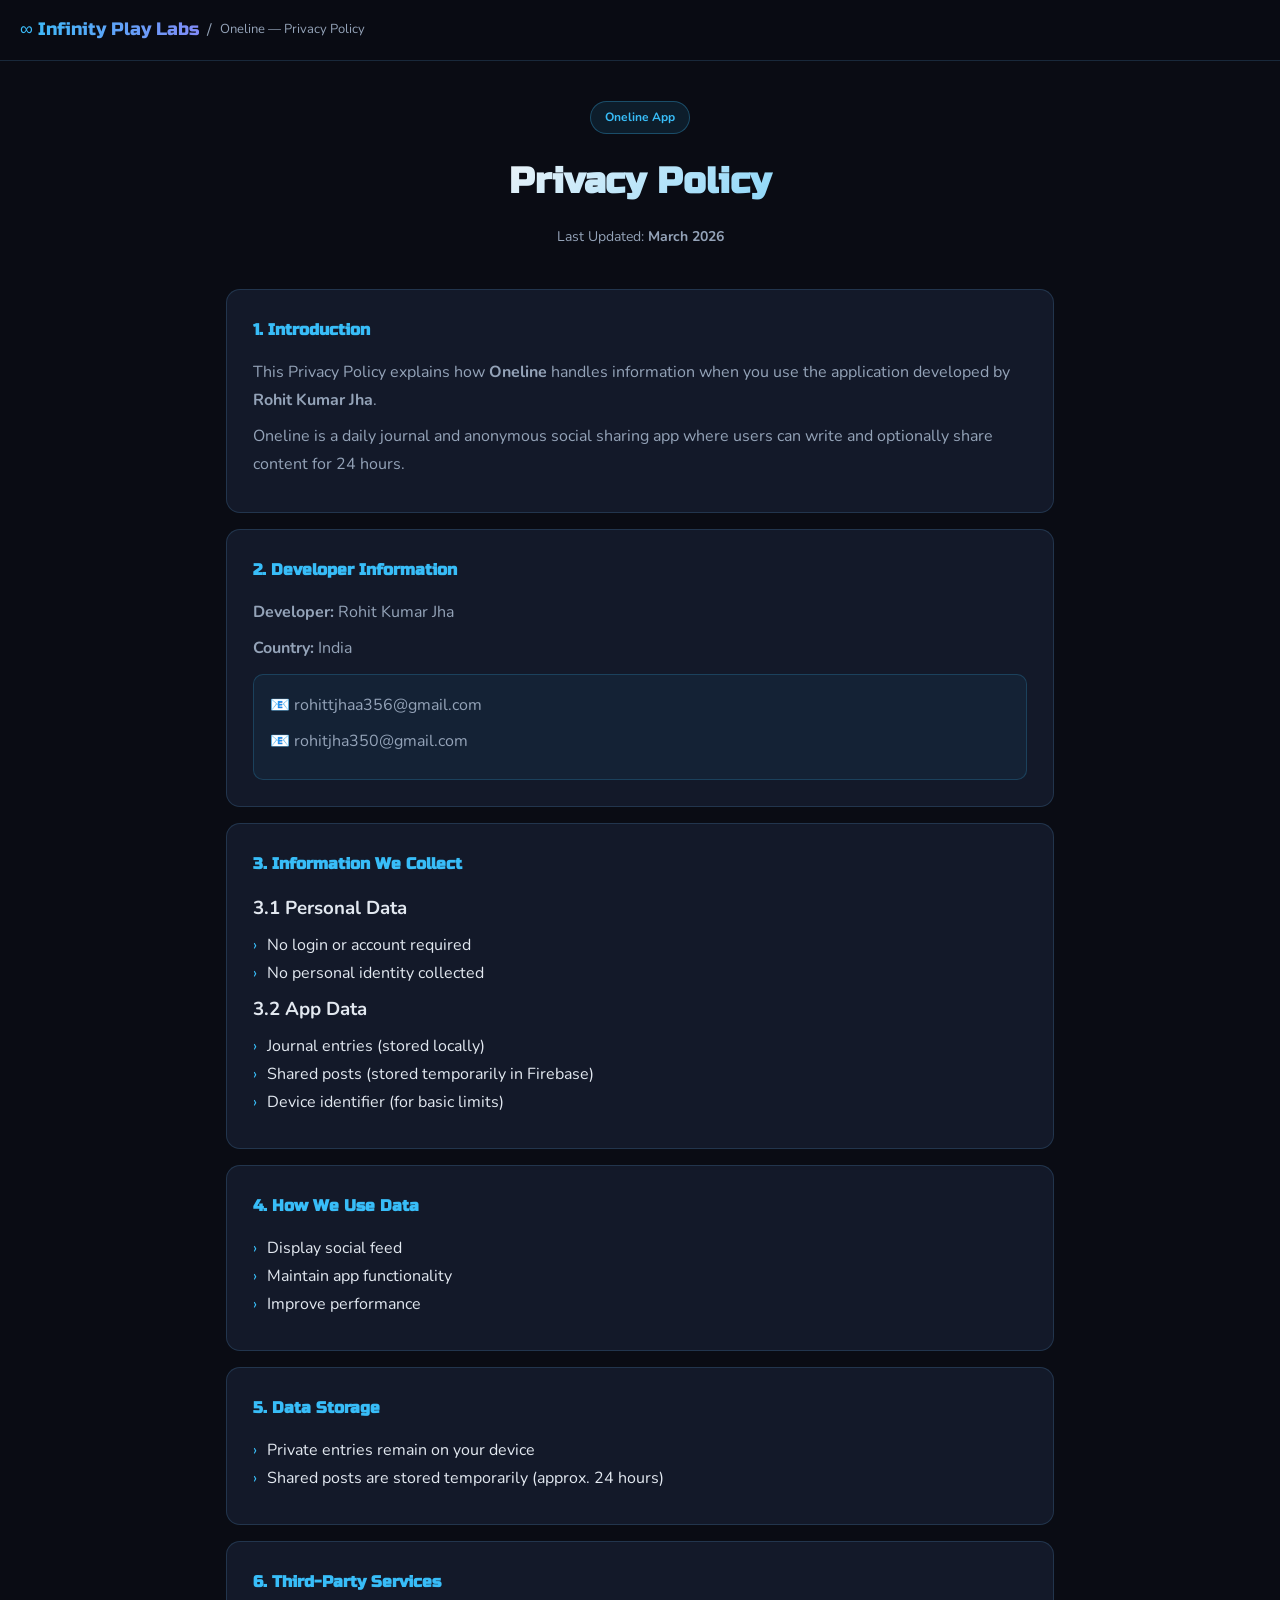
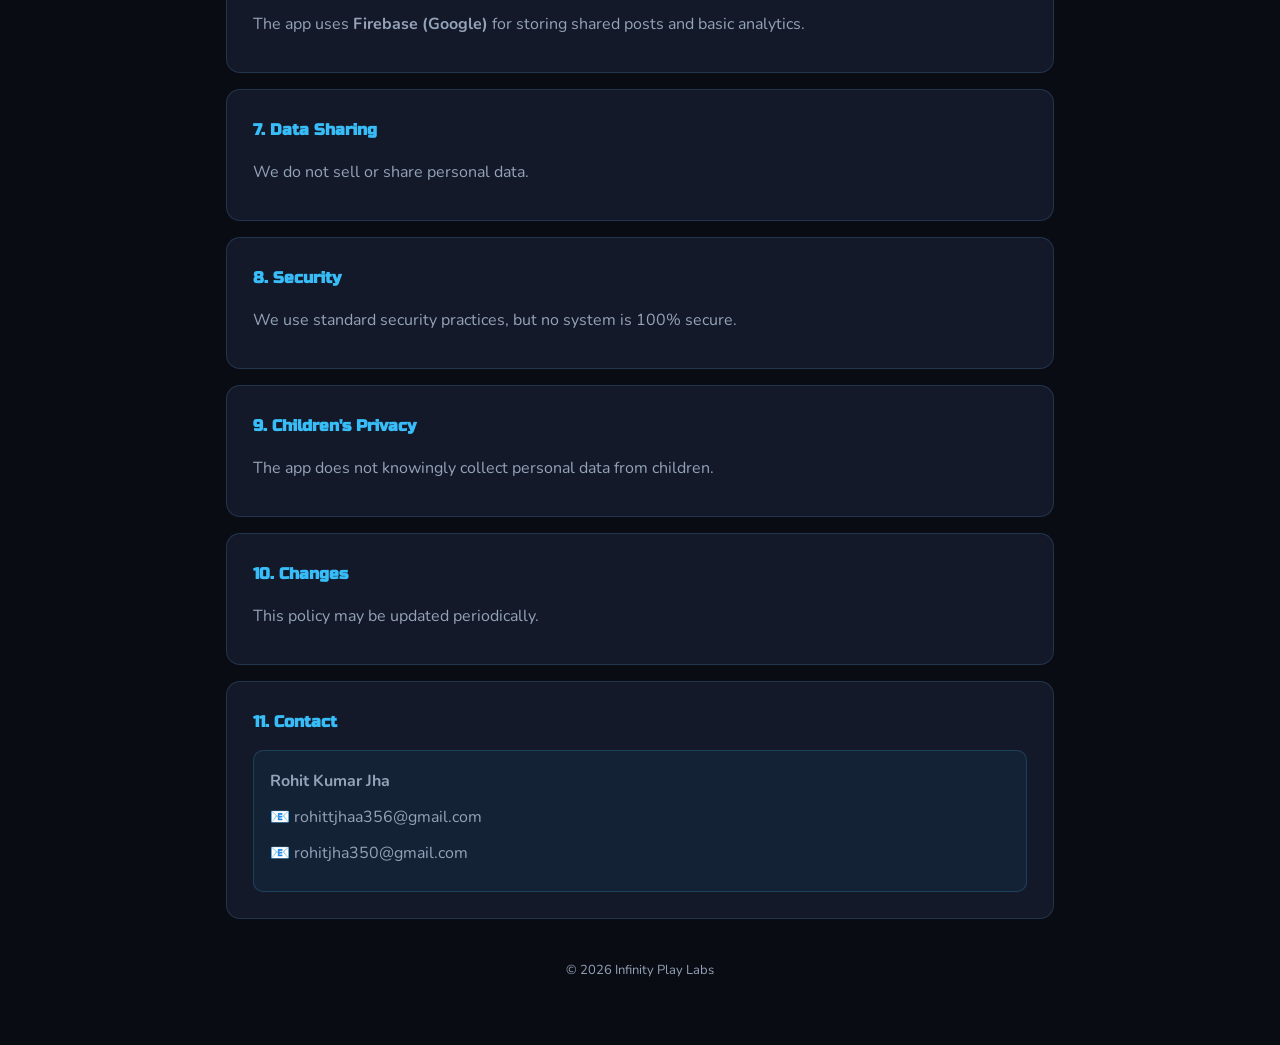
<file: privacy/oneline_social.html>
<!DOCTYPE html>
<html lang="en">
<head>
  <meta charset="UTF-8">
  <meta name="viewport" content="width=device-width, initial-scale=1.0">
  <title>Privacy Policy – Oneline</title>
  <link rel="preconnect" href="https://fonts.googleapis.com">
  <link rel="preconnect" href="https://fonts.gstatic.com" crossorigin>
  <link href="https://fonts.googleapis.com/css2?family=Russo+One&family=Nunito:wght@400;600;700&display=swap" rel="stylesheet">

  <!-- SAME CSS (unchanged) -->
  <style>
    *, *::before, *::after { margin: 0; padding: 0; box-sizing: border-box; }

    :root {
      --bg: #0a0c14;
      --card: #131929;
      --border: rgba(99,179,237,0.18);
      --accent: #38bdf8;
      --accent2: #818cf8;
      --text: #e2e8f0;
      --muted: #94a3b8;
    }

    html, body { width: 100%; min-height: 100vh; overflow-x: hidden; }

    body {
      background: var(--bg);
      color: var(--text);
      font-family: 'Nunito', Arial, sans-serif;
      line-height: 1.75;
    }

    nav {
      position: sticky;
      top: 0;
      width: 100%;
      background: rgba(10,12,20,0.97);
      backdrop-filter: blur(12px);
      border-bottom: 1px solid var(--border);
      padding: 14px 20px;
      display: flex;
      align-items: center;
      gap: 8px;
      z-index: 100;
    }

    nav a {
      font-family: 'Russo One', sans-serif;
      font-size: 18px;
      background: linear-gradient(90deg, var(--accent), var(--accent2));
      -webkit-background-clip: text;
      -webkit-text-fill-color: transparent;
      text-decoration: none;
    }

    nav .sep { color: var(--muted); }

    nav .current { color: var(--muted); font-size: 13px; }

    .container {
      max-width: 860px;
      margin: 0 auto;
      padding: 40px 16px 64px;
    }

    .hero { text-align: center; margin-bottom: 40px; }

    .badge {
      display: inline-block;
      background: rgba(56,189,248,0.1);
      border: 1px solid rgba(56,189,248,0.3);
      color: var(--accent);
      font-size: 12px;
      font-weight: 700;
      padding: 5px 14px;
      border-radius: 99px;
      margin-bottom: 16px;
    }

    .hero h1 {
      font-family: 'Russo One', sans-serif;
      font-size: 36px;
      background: linear-gradient(135deg, #f1f5f9 30%, var(--accent));
      -webkit-background-clip: text;
      -webkit-text-fill-color: transparent;
    }

    .hero .meta {
      margin-top: 12px;
      color: var(--muted);
      font-size: 14px;
    }

    .section {
      background: var(--card);
      border: 1px solid var(--border);
      border-radius: 14px;
      padding: 26px;
      margin-bottom: 16px;
    }

    .section h2 {
      font-family: 'Russo One', sans-serif;
      font-size: 16px;
      color: var(--accent);
      margin-bottom: 14px;
    }

    .section p { color: var(--muted); margin-bottom: 8px; }

    .section ul {
      list-style: none;
      margin: 6px 0;
    }

    .section ul li {
      padding-left: 14px;
      position: relative;
    }

    .section ul li::before {
      content: '›';
      position: absolute;
      left: 0;
      color: var(--accent);
    }

    .contact-block {
      background: rgba(56,189,248,0.06);
      border: 1px solid rgba(56,189,248,0.2);
      border-radius: 10px;
      padding: 16px;
      margin-top: 12px;
    }

    .page-footer {
      text-align: center;
      margin-top: 40px;
      color: var(--muted);
      font-size: 13px;
    }
  </style>
</head>

<body>

<nav>
  <a href="#">∞ Infinity Play Labs</a>
  <span class="sep">/</span>
  <span class="current">Oneline — Privacy Policy</span>
</nav>

<div class="container">

  <div class="hero">
    <div class="badge">Oneline App</div>
    <h1>Privacy Policy</h1>
    <p class="meta">Last Updated: <strong>March 2026</strong></p>
  </div>

  <div class="section">
    <h2>1. Introduction</h2>
    <p>This Privacy Policy explains how <strong>Oneline</strong> handles information when you use the application developed by <strong>Rohit Kumar Jha</strong>.</p>
    <p>Oneline is a daily journal and anonymous social sharing app where users can write and optionally share content for 24 hours.</p>
  </div>

  <div class="section">
    <h2>2. Developer Information</h2>
    <p><strong>Developer:</strong> Rohit Kumar Jha</p>
    <p><strong>Country:</strong> India</p>

    <div class="contact-block">
      <p>📧 rohittjhaa356@gmail.com</p>
      <p>📧 rohitjha350@gmail.com</p>
    </div>
  </div>

  <div class="section">
    <h2>3. Information We Collect</h2>

    <h3>3.1 Personal Data</h3>
    <ul>
      <li>No login or account required</li>
      <li>No personal identity collected</li>
    </ul>

    <h3>3.2 App Data</h3>
    <ul>
      <li>Journal entries (stored locally)</li>
      <li>Shared posts (stored temporarily in Firebase)</li>
      <li>Device identifier (for basic limits)</li>
    </ul>
  </div>

  <div class="section">
    <h2>4. How We Use Data</h2>
    <ul>
      <li>Display social feed</li>
      <li>Maintain app functionality</li>
      <li>Improve performance</li>
    </ul>
  </div>

  <div class="section">
    <h2>5. Data Storage</h2>
    <ul>
      <li>Private entries remain on your device</li>
      <li>Shared posts are stored temporarily (approx. 24 hours)</li>
    </ul>
  </div>

  <div class="section">
    <h2>6. Third-Party Services</h2>
    <p>The app uses <strong>Firebase (Google)</strong> for storing shared posts and basic analytics.</p>
  </div>

  <div class="section">
    <h2>7. Data Sharing</h2>
    <p>We do not sell or share personal data.</p>
  </div>

  <div class="section">
    <h2>8. Security</h2>
    <p>We use standard security practices, but no system is 100% secure.</p>
  </div>

  <div class="section">
    <h2>9. Children's Privacy</h2>
    <p>The app does not knowingly collect personal data from children.</p>
  </div>

  <div class="section">
    <h2>10. Changes</h2>
    <p>This policy may be updated periodically.</p>
  </div>

  <div class="section">
    <h2>11. Contact</h2>
    <div class="contact-block">
      <p><strong>Rohit Kumar Jha</strong></p>
      <p>📧 rohittjhaa356@gmail.com</p>
      <p>📧 rohitjha350@gmail.com</p>
    </div>
  </div>

  <footer class="page-footer">
    <p>© 2026 Infinity Play Labs</p>
  </footer>

</div>

</body>
</html>
</file>
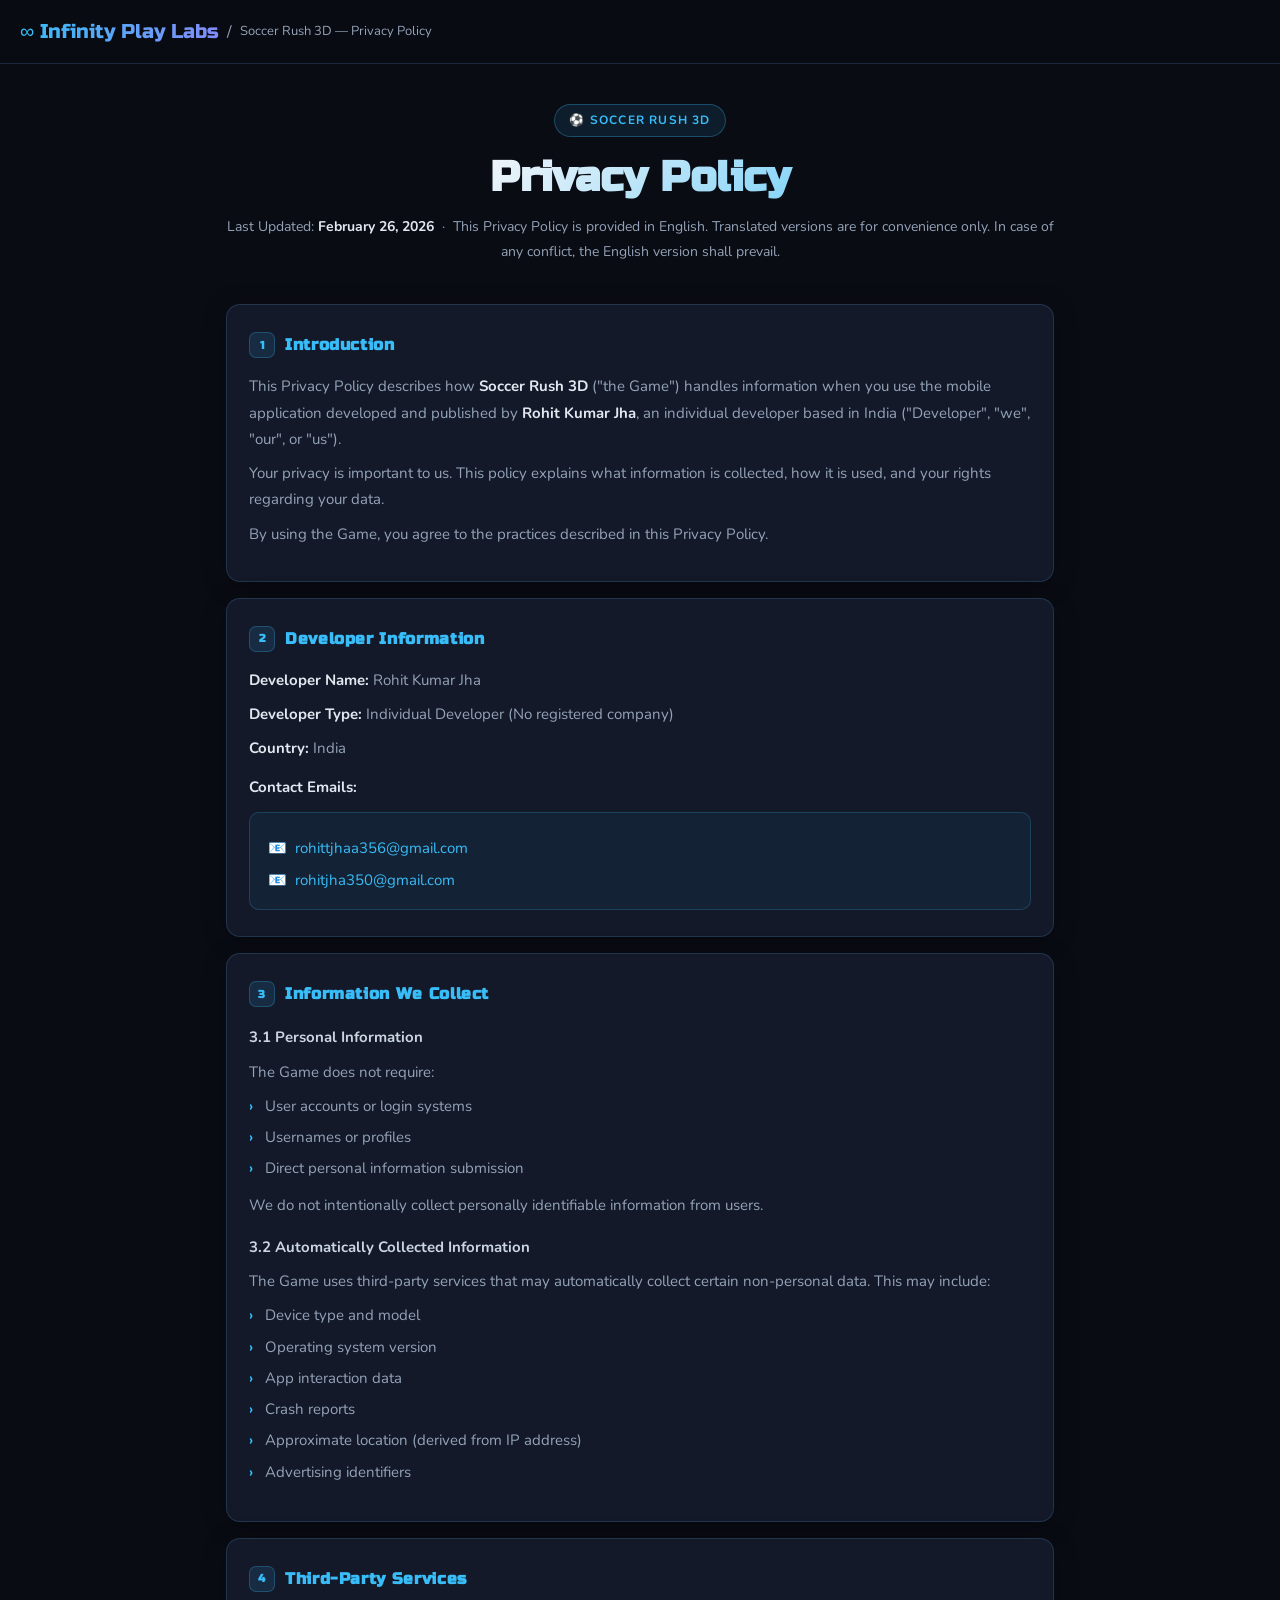
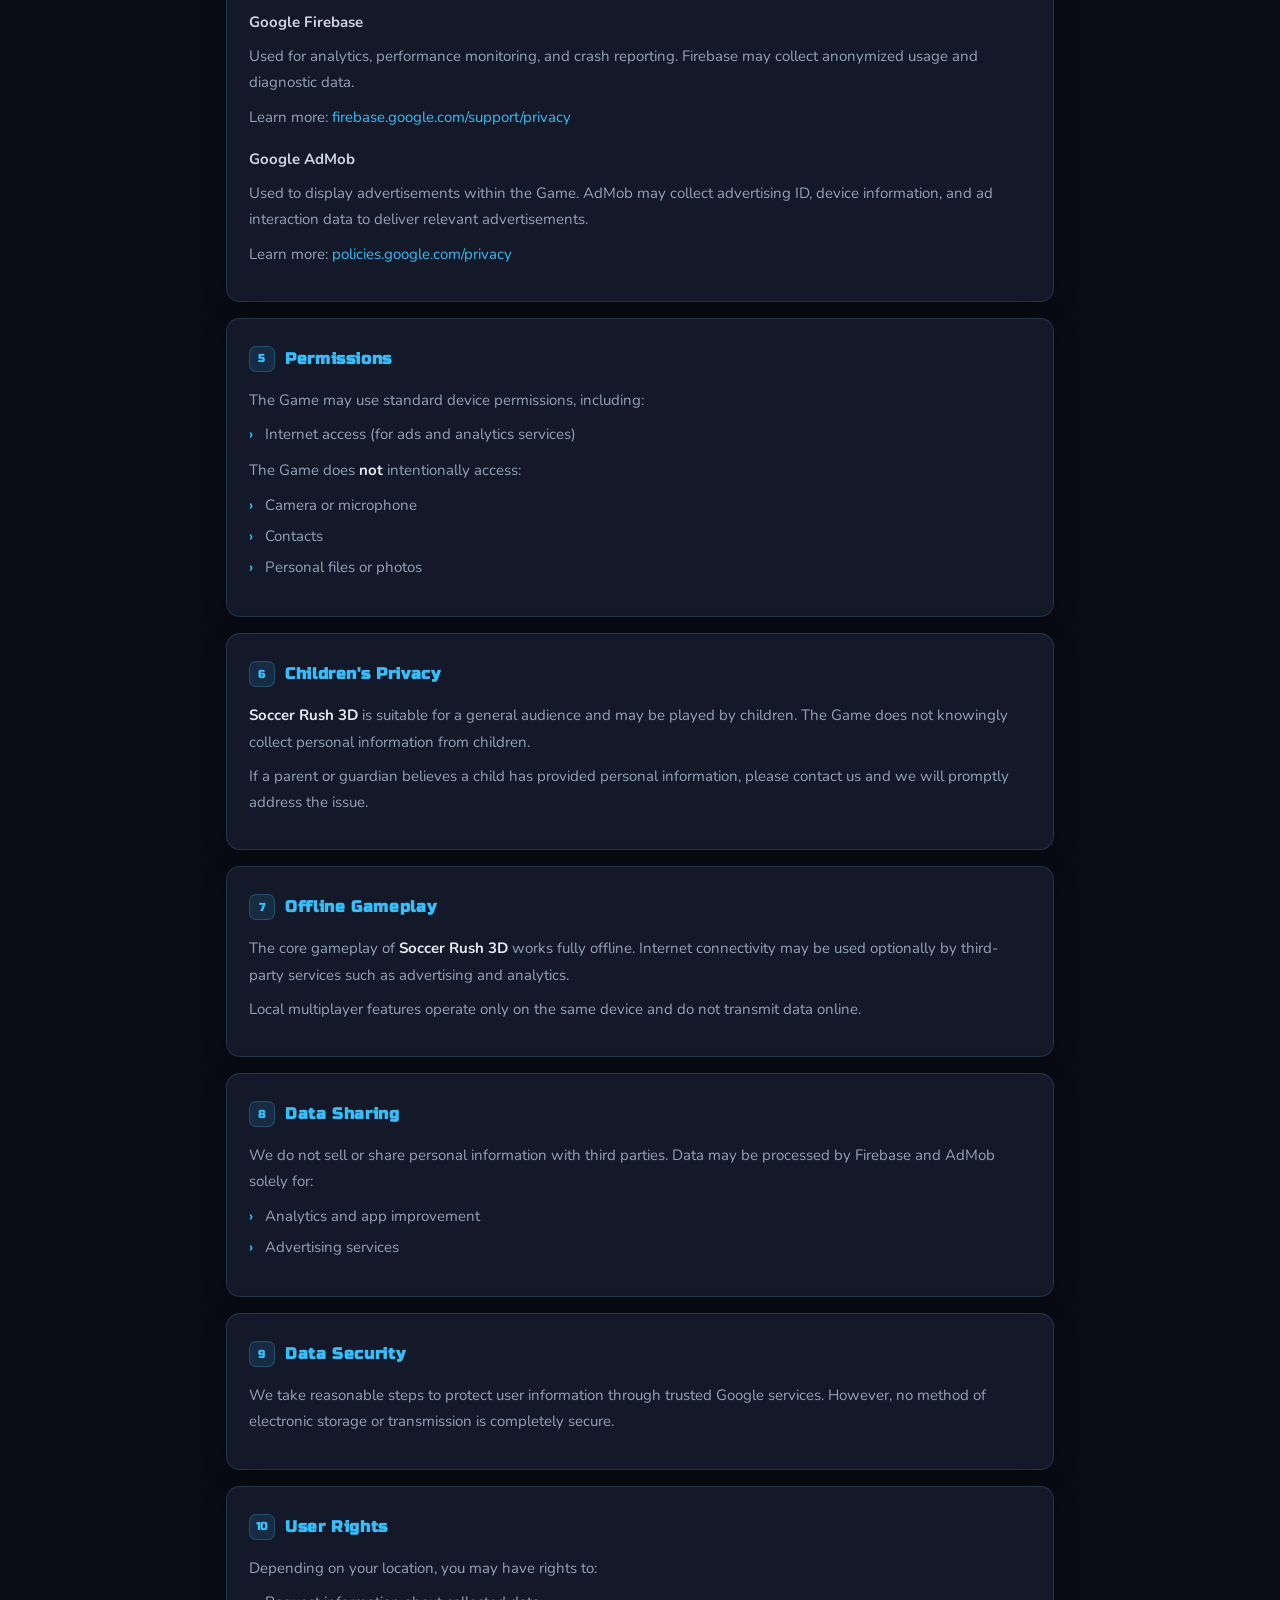
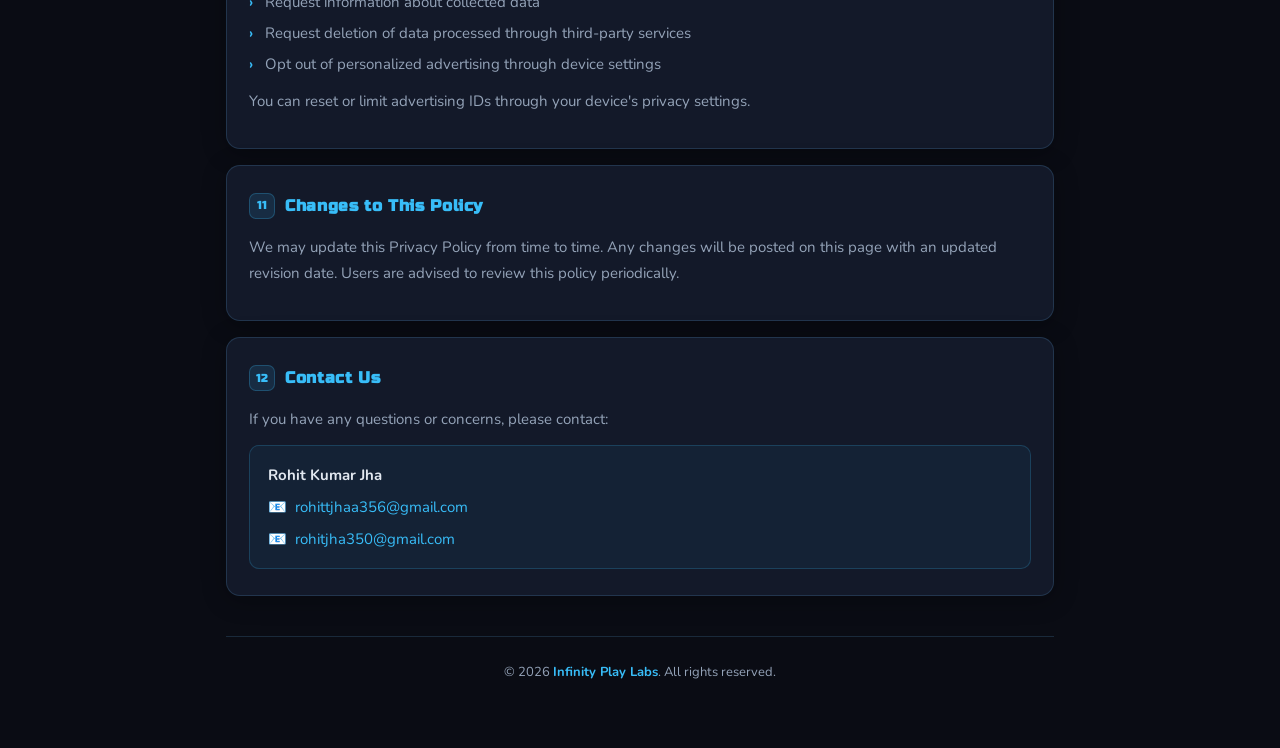
<file: privacy/soccerrush3d.html>
<!DOCTYPE html>
<html lang="en">
<head>
  <meta charset="UTF-8">
  <meta name="viewport" content="width=device-width, initial-scale=1.0">
  <title>Privacy Policy – Soccer Rush 3D</title>
  <link rel="preconnect" href="https://fonts.googleapis.com">
  <link rel="preconnect" href="https://fonts.gstatic.com" crossorigin>
  <link href="https://fonts.googleapis.com/css2?family=Russo+One&family=Nunito:wght@400;600;700&display=swap" rel="stylesheet">
  <style>
    *, *::before, *::after { margin: 0; padding: 0; box-sizing: border-box; }

    :root {
      --bg: #0a0c14;
      --card: #131929;
      --border: rgba(99,179,237,0.18);
      --accent: #38bdf8;
      --accent2: #818cf8;
      --text: #e2e8f0;
      --muted: #94a3b8;
    }

    html, body { width: 100%; min-height: 100vh; overflow-x: hidden; }

    body {
      background: var(--bg);
      color: var(--text);
      font-family: 'Nunito', Arial, sans-serif;
      line-height: 1.75;
    }

    /* NAV */
    nav {
      position: sticky;
      top: 0;
      width: 100%;
      background: rgba(10,12,20,0.97);
      backdrop-filter: blur(12px);
      border-bottom: 1px solid var(--border);
      padding: 14px 20px;
      display: flex;
      align-items: center;
      flex-wrap: wrap;
      gap: 8px;
      z-index: 100;
    }

    nav a {
      font-family: 'Russo One', sans-serif;
      font-size: clamp(15px, 3.5vw, 20px);
      background: linear-gradient(90deg, var(--accent), var(--accent2));
      -webkit-background-clip: text;
      -webkit-text-fill-color: transparent;
      background-clip: text;
      text-decoration: none;
      white-space: nowrap;
    }

    nav .sep { color: var(--muted); font-size: 16px; }

    nav .current {
      color: var(--muted);
      font-size: clamp(11px, 2.5vw, 13px);
      white-space: nowrap;
      overflow: hidden;
      text-overflow: ellipsis;
    }

    /* CONTAINER */
    .container {
      width: 100%;
      max-width: 860px;
      margin: 0 auto;
      padding: 40px 16px 64px;
    }

    /* HERO */
    .hero {
      text-align: center;
      margin-bottom: 40px;
    }

    .badge {
      display: inline-block;
      background: rgba(56,189,248,0.1);
      border: 1px solid rgba(56,189,248,0.3);
      color: var(--accent);
      font-size: 12px;
      font-weight: 700;
      letter-spacing: 0.1em;
      text-transform: uppercase;
      padding: 5px 14px;
      border-radius: 99px;
      margin-bottom: 16px;
    }

    .hero h1 {
      font-family: 'Russo One', sans-serif;
      font-size: clamp(26px, 6vw, 42px);
      background: linear-gradient(135deg, #f1f5f9 30%, var(--accent));
      -webkit-background-clip: text;
      -webkit-text-fill-color: transparent;
      background-clip: text;
      line-height: 1.2;
    }

    .hero .meta {
      margin-top: 12px;
      color: var(--muted);
      font-size: clamp(12px, 2.5vw, 14px);
    }

    .hero .meta strong { color: var(--text); }

    /* SECTION CARDS */
    .section {
      background: var(--card);
      border: 1px solid var(--border);
      border-radius: 14px;
      padding: 26px 22px;
      margin-bottom: 16px;
      box-shadow: 0 4px 24px rgba(0,0,0,0.3);
      width: 100%;
    }

    .section h2 {
      font-family: 'Russo One', sans-serif;
      font-size: clamp(14px, 3vw, 16px);
      letter-spacing: 0.04em;
      color: var(--accent);
      margin-bottom: 14px;
      display: flex;
      align-items: center;
      gap: 10px;
    }

    .num {
      background: rgba(56,189,248,0.12);
      border: 1px solid rgba(56,189,248,0.25);
      color: var(--accent);
      font-size: 11px;
      width: 26px;
      height: 26px;
      border-radius: 7px;
      display: inline-flex;
      align-items: center;
      justify-content: center;
      flex-shrink: 0;
    }

    .section h3 {
      font-size: 15px;
      font-weight: 700;
      color: #cbd5e1;
      margin: 16px 0 8px;
    }

    .section p {
      color: var(--muted);
      font-size: clamp(13px, 2.5vw, 15px);
      margin-bottom: 8px;
    }

    .section p strong { color: var(--text); }

    .section ul {
      list-style: none;
      margin: 6px 0 10px;
      display: flex;
      flex-direction: column;
      gap: 5px;
    }

    .section ul li {
      color: var(--muted);
      font-size: clamp(13px, 2.5vw, 15px);
      padding-left: 16px;
      position: relative;
    }

    .section ul li::before {
      content: '›';
      position: absolute;
      left: 0;
      color: var(--accent);
      font-weight: 700;
    }

    .section a { color: var(--accent); text-decoration: none; word-break: break-all; }
    .section a:hover { text-decoration: underline; }

    /* CONTACT BLOCK */
    .contact-block {
      background: rgba(56,189,248,0.06);
      border: 1px solid rgba(56,189,248,0.2);
      border-radius: 10px;
      padding: 16px 18px;
      margin-top: 12px;
    }

    .contact-block p { margin: 0 0 4px; }

    .email-row {
      display: flex;
      align-items: center;
      gap: 8px;
      color: var(--accent);
      font-size: clamp(13px, 2.5vw, 15px);
      margin-top: 6px;
      flex-wrap: wrap;
    }

    /* PAGE FOOTER */
    .page-footer {
      text-align: center;
      margin-top: 40px;
      padding-top: 24px;
      border-top: 1px solid var(--border);
      color: var(--muted);
      font-size: 13px;
    }

    .page-footer a { color: var(--accent); text-decoration: none; font-weight: 700; }

    /* RESPONSIVE */
    @media (max-width: 480px) {
      .container { padding: 28px 12px 48px; }
      .section { padding: 20px 16px; }
      nav .current { display: none; }
    }
  </style>
</head>
<body>

<nav>
  <a href="/index.html">∞ Infinity Play Labs</a>
  <span class="sep">/</span>
  <span class="current">Soccer Rush 3D — Privacy Policy</span>
</nav>

<div class="container">

  <div class="hero">
    <div class="badge">⚽ Soccer Rush 3D</div>
    <h1>Privacy Policy</h1>
    <p class="meta">Last Updated: <strong>February 26, 2026</strong> &nbsp;·&nbsp; This Privacy Policy is provided in English. Translated versions are for convenience only. In case of any conflict, the English version shall prevail.</p>
  </div>

  <div class="section">
    <h2><span class="num">1</span> Introduction</h2>
    <p>This Privacy Policy describes how <strong>Soccer Rush 3D</strong> ("the Game") handles information when you use the mobile application developed and published by <strong>Rohit Kumar Jha</strong>, an individual developer based in India ("Developer", "we", "our", or "us").</p>
    <p>Your privacy is important to us. This policy explains what information is collected, how it is used, and your rights regarding your data.</p>
    <p>By using the Game, you agree to the practices described in this Privacy Policy.</p>
  </div>

  <div class="section">
    <h2><span class="num">2</span> Developer Information</h2>
    <p><strong>Developer Name:</strong> Rohit Kumar Jha</p>
    <p><strong>Developer Type:</strong> Individual Developer (No registered company)</p>
    <p><strong>Country:</strong> India</p>
    <p style="margin-top:12px"><strong>Contact Emails:</strong></p>
    <div class="contact-block">
      <div class="email-row">📧 <a href="mailto:rohittjhaa356@gmail.com">rohittjhaa356@gmail.com</a></div>
      <div class="email-row">📧 <a href="mailto:rohitjha350@gmail.com">rohitjha350@gmail.com</a></div>
    </div>
  </div>

  <div class="section">
    <h2><span class="num">3</span> Information We Collect</h2>
    <h3>3.1 Personal Information</h3>
    <p>The Game does not require:</p>
    <ul>
      <li>User accounts or login systems</li>
      <li>Usernames or profiles</li>
      <li>Direct personal information submission</li>
    </ul>
    <p>We do not intentionally collect personally identifiable information from users.</p>
    <h3>3.2 Automatically Collected Information</h3>
    <p>The Game uses third-party services that may automatically collect certain non-personal data. This may include:</p>
    <ul>
      <li>Device type and model</li>
      <li>Operating system version</li>
      <li>App interaction data</li>
      <li>Crash reports</li>
      <li>Approximate location (derived from IP address)</li>
      <li>Advertising identifiers</li>
    </ul>
  </div>

  <div class="section">
    <h2><span class="num">4</span> Third-Party Services</h2>
    <h3>Google Firebase</h3>
    <p>Used for analytics, performance monitoring, and crash reporting. Firebase may collect anonymized usage and diagnostic data.</p>
    <p>Learn more: <a href="https://firebase.google.com/support/privacy" target="_blank">firebase.google.com/support/privacy</a></p>
    <h3>Google AdMob</h3>
    <p>Used to display advertisements within the Game. AdMob may collect advertising ID, device information, and ad interaction data to deliver relevant advertisements.</p>
    <p>Learn more: <a href="https://policies.google.com/privacy" target="_blank">policies.google.com/privacy</a></p>
  </div>

  <div class="section">
    <h2><span class="num">5</span> Permissions</h2>
    <p>The Game may use standard device permissions, including:</p>
    <ul><li>Internet access (for ads and analytics services)</li></ul>
    <p>The Game does <strong>not</strong> intentionally access:</p>
    <ul>
      <li>Camera or microphone</li>
      <li>Contacts</li>
      <li>Personal files or photos</li>
    </ul>
  </div>

  <div class="section">
    <h2><span class="num">6</span> Children's Privacy</h2>
    <p><strong>Soccer Rush 3D</strong> is suitable for a general audience and may be played by children. The Game does not knowingly collect personal information from children.</p>
    <p>If a parent or guardian believes a child has provided personal information, please contact us and we will promptly address the issue.</p>
  </div>

  <div class="section">
    <h2><span class="num">7</span> Offline Gameplay</h2>
    <p>The core gameplay of <strong>Soccer Rush 3D</strong> works fully offline. Internet connectivity may be used optionally by third-party services such as advertising and analytics.</p>
    <p>Local multiplayer features operate only on the same device and do not transmit data online.</p>
  </div>

  <div class="section">
    <h2><span class="num">8</span> Data Sharing</h2>
    <p>We do not sell or share personal information with third parties. Data may be processed by Firebase and AdMob solely for:</p>
    <ul>
      <li>Analytics and app improvement</li>
      <li>Advertising services</li>
    </ul>
  </div>

  <div class="section">
    <h2><span class="num">9</span> Data Security</h2>
    <p>We take reasonable steps to protect user information through trusted Google services. However, no method of electronic storage or transmission is completely secure.</p>
  </div>

  <div class="section">
    <h2><span class="num">10</span> User Rights</h2>
    <p>Depending on your location, you may have rights to:</p>
    <ul>
      <li>Request information about collected data</li>
      <li>Request deletion of data processed through third-party services</li>
      <li>Opt out of personalized advertising through device settings</li>
    </ul>
    <p>You can reset or limit advertising IDs through your device's privacy settings.</p>
  </div>

  <div class="section">
    <h2><span class="num">11</span> Changes to This Policy</h2>
    <p>We may update this Privacy Policy from time to time. Any changes will be posted on this page with an updated revision date. Users are advised to review this policy periodically.</p>
  </div>

  <div class="section">
    <h2><span class="num">12</span> Contact Us</h2>
    <p>If you have any questions or concerns, please contact:</p>
    <div class="contact-block">
      <p><strong>Rohit Kumar Jha</strong></p>
      <div class="email-row">📧 <a href="mailto:rohittjhaa356@gmail.com">rohittjhaa356@gmail.com</a></div>
      <div class="email-row">📧 <a href="mailto:rohitjha350@gmail.com">rohitjha350@gmail.com</a></div>
    </div>
  </div>

  <footer class="page-footer">
    <p>© 2026 <a href="/index.html">Infinity Play Labs</a>. All rights reserved.</p>
  </footer>

</div>

</body>
</html>
</file>
